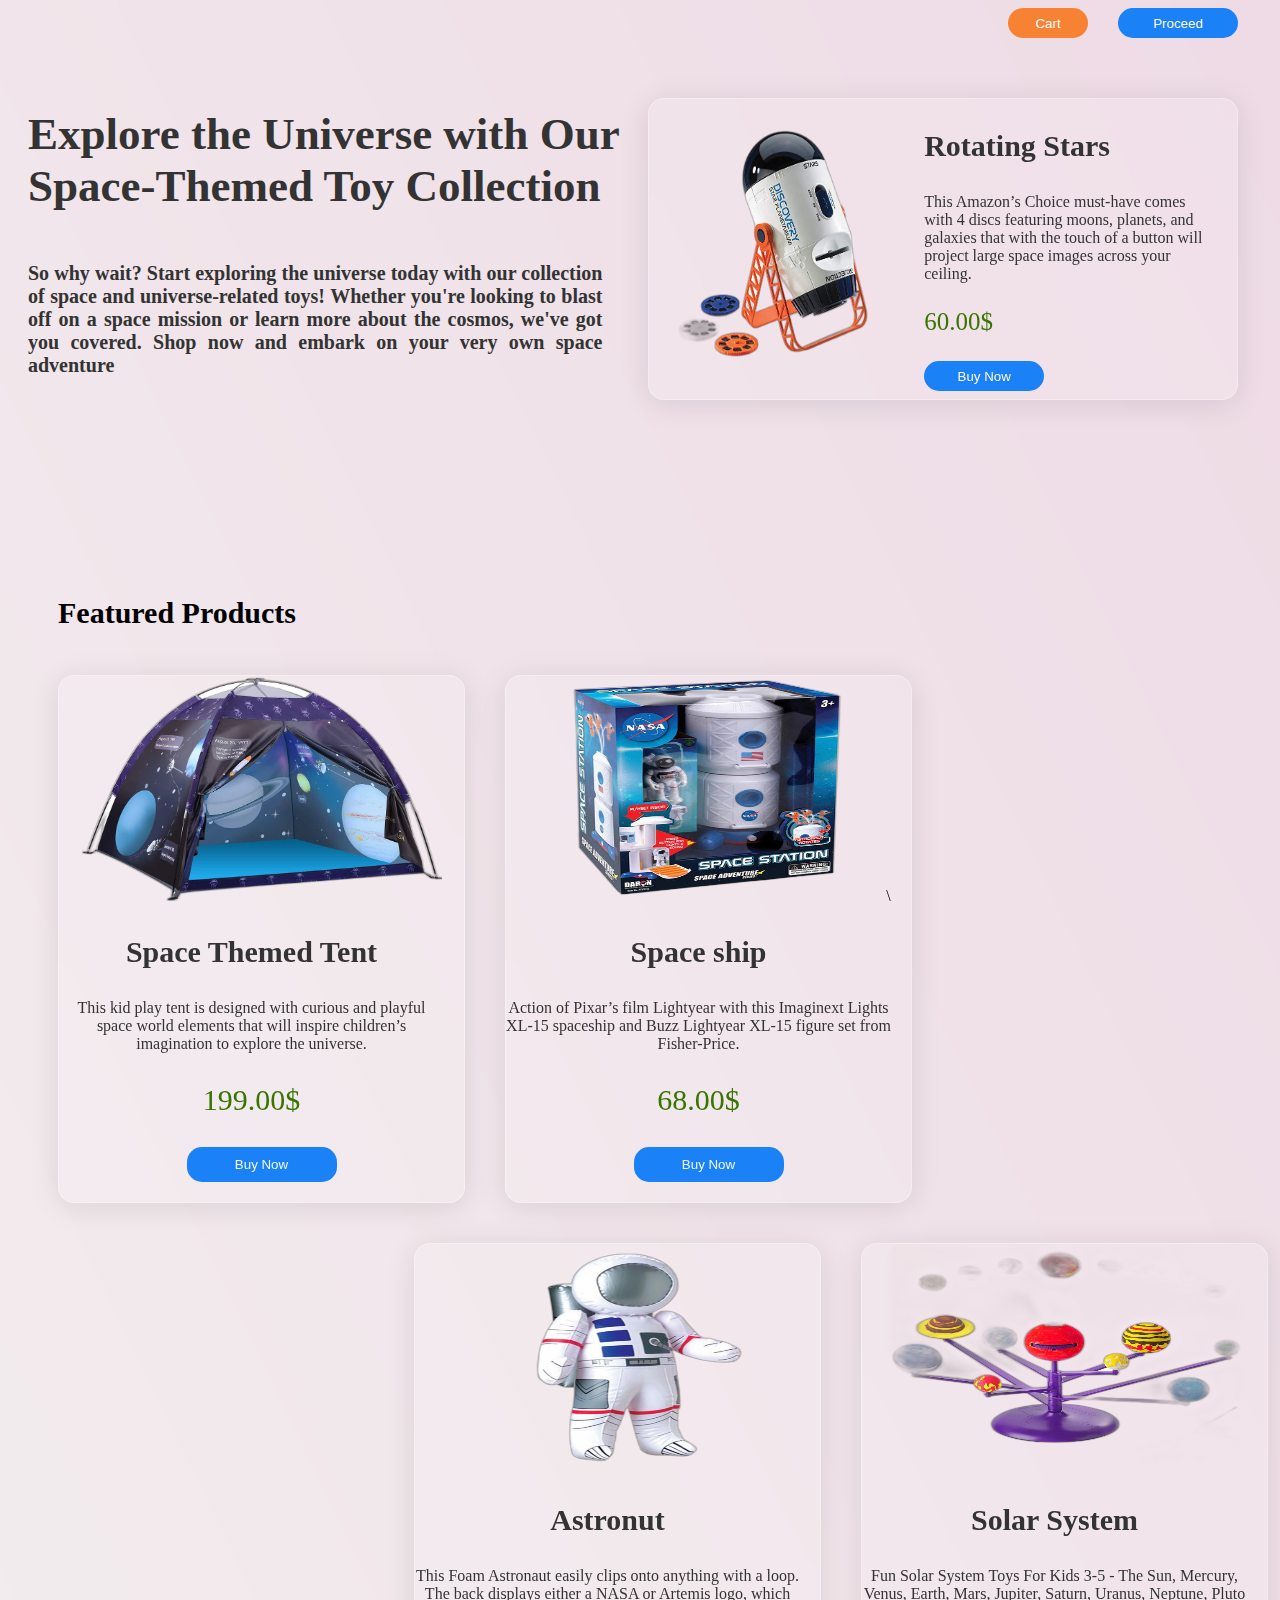
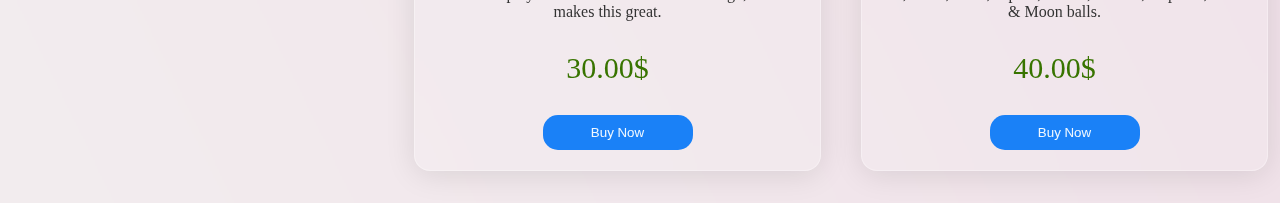
<file: index.html>
<!DOCTYPE html>
<html lang="en">
<head>
    <meta charset="UTF-8">
    <meta http-equiv="X-UA-Compatible" content="IE=edge">
    <meta name="viewport" content="width=device-width, initial-scale=1.0">
    <link rel="stylesheet" href="style.css">
    <script src="index.js"></script>
    <title>Document</title>
</head>
<body>
    <button class="Buy-button" id="proceedButton"> Proceed</button>
    <button class="Buy-button" id="cart-btn" onclick="popupCart()">Cart</button>
    <div class="top-section">

        <div class="top-left-section">
            <h1 class="heading-text">Explore the Universe with Our Space-Themed Toy Collection
            <p class="heading-para">So why wait? Start exploring the universe today with our collection of space and universe-related toys! Whether you're looking to blast off on a space mission or learn more about the cosmos, we've got you covered. Shop now and embark on your very own space adventure</p>

            </div>

        <div class="top-right-section">
            <div class="right-side-card">
                <div class="img-part" >
                    <img src="product-astro.png" id="product-astro-img" alt="" srcset="">
                </div>
                <div class="product0">
                    <div class="product-details-1" id="prd0">
                        <h3 class="product-upper-name" id="prdName0">Rotating Stars</h3>
                        <p class="product-description">This Amazon’s Choice must-have comes with 4 discs featuring moons, planets, and galaxies that with the touch of a button will project large space images across your ceiling. </p>
                        <p class="price1">60.00$ </p>
                    </div>   
                    <button class="Buy-button" id="buy-button"  onclick="buy(prd0)">Buy Now</button>
                </div>
                
            </div>

        </div>

    </div>

    <h2 class="product-upper-name" style="margin-left: 50px;">Featured Products</h2>

    <div class="bottom-products-section">
        <div class="products" id="prd1">
            
            <img class="product-img" src="prd1.png" alt="product1" >
            <div class="product-details-1" id="product1">
                <h3 class="product-upper-name" id="prdName1">Space Themed Tent</h3>
                <p class="product-description" >This kid play tent is designed with curious and playful space world elements that will inspire children’s imagination to explore the universe.</p>
                <p class="price">199.00$</p>
            </div>
            
            <button class="Buy-button2" id="buy-button" onclick="buy(product1)">Buy Now</button>
        </div>
        <div class="products" id="prd2">
            
            <img class="product-img" src="prd2.png" alt="product1" >\
            <div class="product-details-1" id="product2">
                <h3 class="product-upper-name" id="prdName2">Space ship</h3>
                <p class="product-description">Action of Pixar’s film Lightyear with this Imaginext Lights XL-15 spaceship and Buzz Lightyear XL-15 figure set from Fisher-Price.</p>
                <p class="price">68.00$</p>
            </div>
           
            <button class="Buy-button2" id="buy-button" onclick="buy(product2)">Buy Now</button>
        </div>
        <div class="products" id="prd3">
            <img class="product-img" src="prd3.png" alt="product1" >
            <div class="product-details-1" id="product3">
                <h3 class="product-upper-name" id="prdName3">Solar System</h3>
                <p class="product-description">Fun Solar System Toys For Kids 3-5 - The Sun, Mercury, Venus, Earth, Mars, Jupiter, Saturn, Uranus, Neptune, Pluto & Moon balls.</p>
                <p class="price">40.00$</p>
            </div>
            
            <button class="Buy-button2" id="buy-button" onclick="buy(product3)">Buy Now</button>
        </div>
        <div class="products" id="prd4">
            <img class="product-img" src="prd4.png" alt="product1">
            <div  class="product-details-1" id="product4">
                <h3 class="product-upper-name" id="prdName4">Astronut</h3>
                <p class="product-description">This Foam Astronaut easily clips onto anything with a loop.  The back displays either a NASA or Artemis logo, which makes this great.</p>
                <p class="price">30.00$</p>
            </div>
            <button class="Buy-button2" id="buy-button" onclick="buy(product4)">Buy Now</button>
        </div>  
    </div>
    <div class="bottom-checkout-section">

    </div>
</body>
</html>
</file>
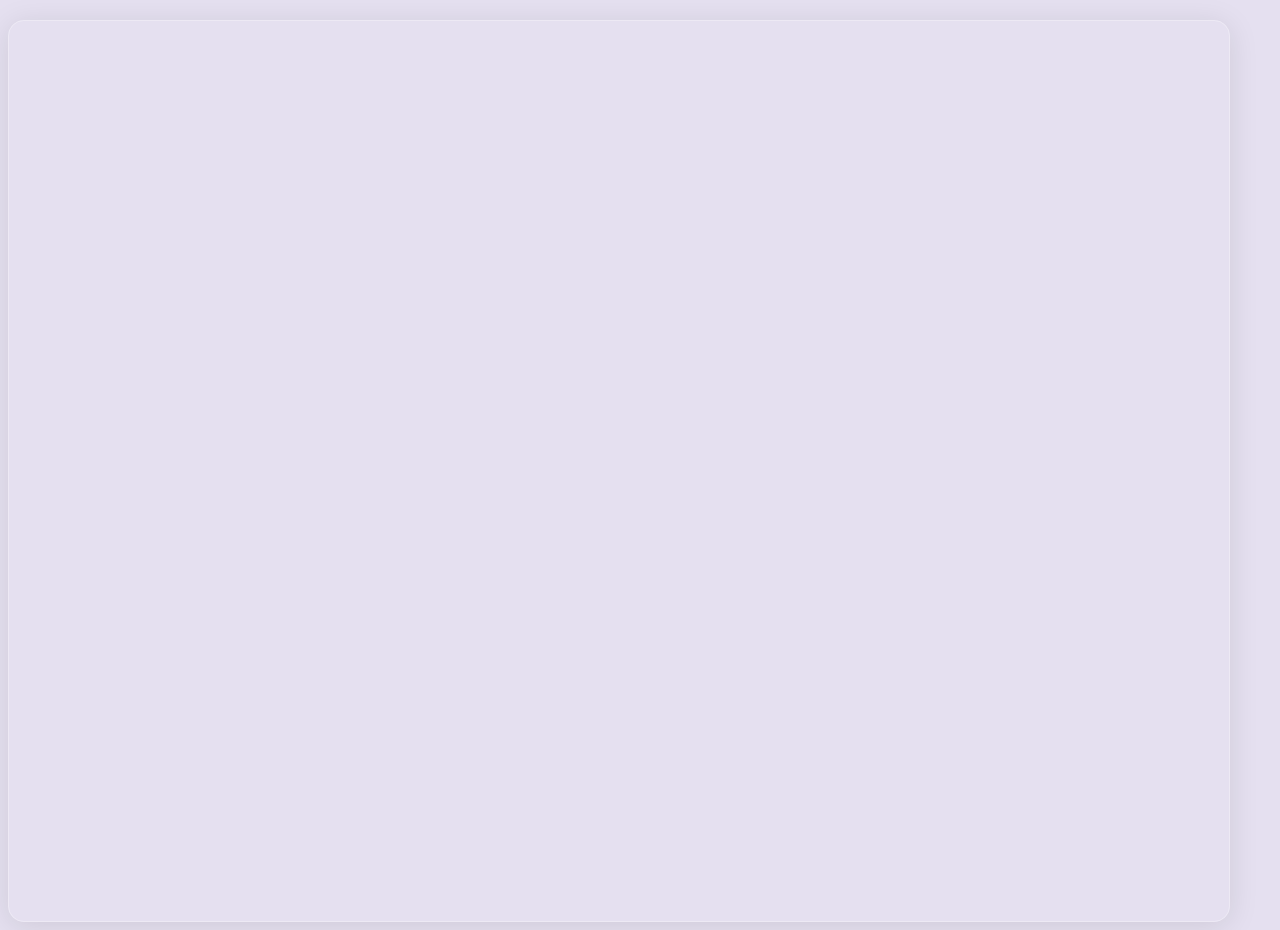
<file: popup.html>
<!DOCTYPE html>
<html lang="en">
<head>
    <meta charset="UTF-8">
    <meta http-equiv="X-UA-Compatible" content="IE=edge">
    <meta name="viewport" content="width=device-width, initial-scale=1.0">
    <link rel="stylesheet" href="popup.css">
    <title>Document</title>
</head>
<body>
    
</body>
</html>
</file>
<file: style.css>
body{
     background-image: url("background.png");
    width: 100%;
    background-size: cover;
    overflow-x: hidden;
   
}

.top-section{
    display: inline-block;
    margin-top: 20px;
}

.top-right-section{
    float: right;
    width: 50%;
   
}
.top-left-section{
    float: left;
    width: 48%;
    
    margin-left: 20px;
}

.heading-text{
    color: rgb(51, 51, 51);
    font-size:45px;
    margin-right: 10px;
    margin-bottom: 130px;
    float: left;
    text-align: left;
}
.heading-para{
    font-size: 20px;
    text-align: justify;
    margin-bottom: 60px;
    margin-top: 50px;
    margin-right: 30px;
}



/* seacrhed from internet */
.right-side-card{

    background: rgba(255, 255, 255, 0.12);
    border-radius: 16px;
    box-shadow: 0 4px 30px rgba(0, 0, 0, 0.1);
    backdrop-filter: blur(14.1px);
    -webkit-backdrop-filter: blur(14.1px);
    border: 1px solid rgba(255, 255, 255, 0.3);
    display: block;
    height: 300px;
    margin-top: 20px;
    margin-right: 50px;
    
}

#product-astro-img{
    height: 260px;
    width: auto;
    border-radius: 16px;
    margin-top: 20px;
    margin-left: 20px;
    margin-bottom: 20px;
    float: left;
    width: 40%;
    margin-right: 20px;
}
.product-details-1{
    
    color: rgb(51, 51, 51);
    margin-right: 20px;
}

.product-upper-name{
    
    font-size: 30px;
    
    
}

.price1{
    color: rgb(56, 116, 0);
    font-size: 25px;
}

.Buy-button{
    margin-bottom: 20px;
    border-radius: 15px;
    border-color: rgba(250, 235, 215, 0);
    background-color: rgb(26, 129, 247);
    color: rgb(255, 249, 249);
    height: 30px;
    width: 120px;
}


.bottom-products-section{
    display: inline-block;
    text-align: center;
    margin-left: 30px;
}

.products{
    background: rgba(255, 255, 255, 0.12);
    border-radius: 16px;
    box-shadow: 0 4px 30px rgba(0, 0, 0, 0.1);
    backdrop-filter: blur(14.1px);
    -webkit-backdrop-filter: blur(14.1px);
    border: 1px solid rgba(255, 255, 255, 0.3);
    height: auto;
    margin: 20px;
    width: 45vh;
}

#prd1{
    float: left;
   
}

#prd2{
    float: left;
    

}
#prd3{
    float: right;
    
}

#prd4{
    float: right;
   
}

.product-img{
    
    height: 25vh;
    width: 40vh;
    border-radius: 16px;
}
.product-text{
    width: 42vh;
    font-size: 25x;
    color: rgb(51, 51, 51);
}

#prd-description{
    color: aliceblue;
    margin: 25px;
}

.price{
    color: rgb(56, 116, 0);
    font-size: 30px;
}

.Buy-button2{

    margin-bottom: 20px;
    border-radius: 15px;
    border-color: rgba(250, 235, 215, 0);
    background-color: rgb(26, 129, 247);
    color: aliceblue;
    height: 35px;
    width: 150px;
}



/* test */

.popup-container {
    display: flex;
    justify-content: center;
    align-items: center;
    position: fixed;
    top: 0;
    left: 0;
    width: 100%;
    height: 100%;
    /* reference glass css  */
    background: rgba(255, 255, 255, 0.12);
    border-radius: 16px;
    box-shadow: 0 4px 30px rgba(0, 0, 0, 0.1);
    backdrop-filter: blur(14.1px);
    -webkit-backdrop-filter: blur(14.1px);
    border: 1px solid rgba(255, 255, 255, 0.3);
  }
  
  .popup {
    width: 400px;
    padding: 20px;
    /* From https://css.glass */
    background-color: #fff;
    box-shadow: 0 0 10px rgba(0, 0, 0, 0.3);
    border-radius: 16px;
    padding-top: 0px;
    margin-top: 10px;
    /* text-align: center; */
  }
  
  .popup h2 {
  
  }
  
  .popup p {
    margin-bottom: 20px;
  }
  
  .popup button {
    background-color: #6aa867;
    color: #fff;
    border: none;
    padding: 10px 20px;
    border-radius: 10px;
    cursor: pointer;
    margin-top: 20px;
    margin-left: 15px;
  }

.popup .btn-cancel{
    background-color: #dd564c;
}



  #name{
    margin-right: 5px;
    margin-bottom: 20px;
    width: 390px;
    border-radius: 7px;
    border-color: #2196F3;
    padding-top: 5px;
    
  }

  #address{
    width: 390px;
    border-radius: 7px;
    border-color: #2196F3;
    padding-top: 5px;
    
  }

  .quantity-input{
    margin-left: 5px;
    border-radius: 7px;
    border-color: #44a9fc;
    padding-top: 5px;
    background-color: #40a5f8;
    color: aliceblue;
    font-weight:700;
    width: 30px;
  }

  #cart-btn{
    float: right;
    margin-right: 30px;
    border-radius: 16px;
    color: #fff;
    width: 80px;
    background-color: #f88233;
  }
 
#close-cart-btn{
    background-color: #e95959;
    padding: 10px;
    
}

.popup #close-cart-btn{
    float: right;
}


#proceedButton{
    float: right;
    margin-right: 50px;
}

#proceed-2{
    float: right;
}
</file>
<file: popup.css>
body{
    background: rgba(41, 4, 129, 0.12);
    border-radius: 16px;
    box-shadow: 0 4px 30px rgba(0, 0, 0, 0.1);
    backdrop-filter: blur(14.1px);
    -webkit-backdrop-filter: blur(14.1px);
    border: 1px solid rgba(255, 255, 255, 0.3);
    display: block;
    height: 100vh;
    margin-top: 20px;
    margin-right: 50px;
}

.popup{
    display: inline-block;
}

.left-part{
    float: left;
    width: 20%;

}
.right-part{
    float: right;
    width: 49%;
}

#prd-image{
    
    height: 80vh;
}
</file>
